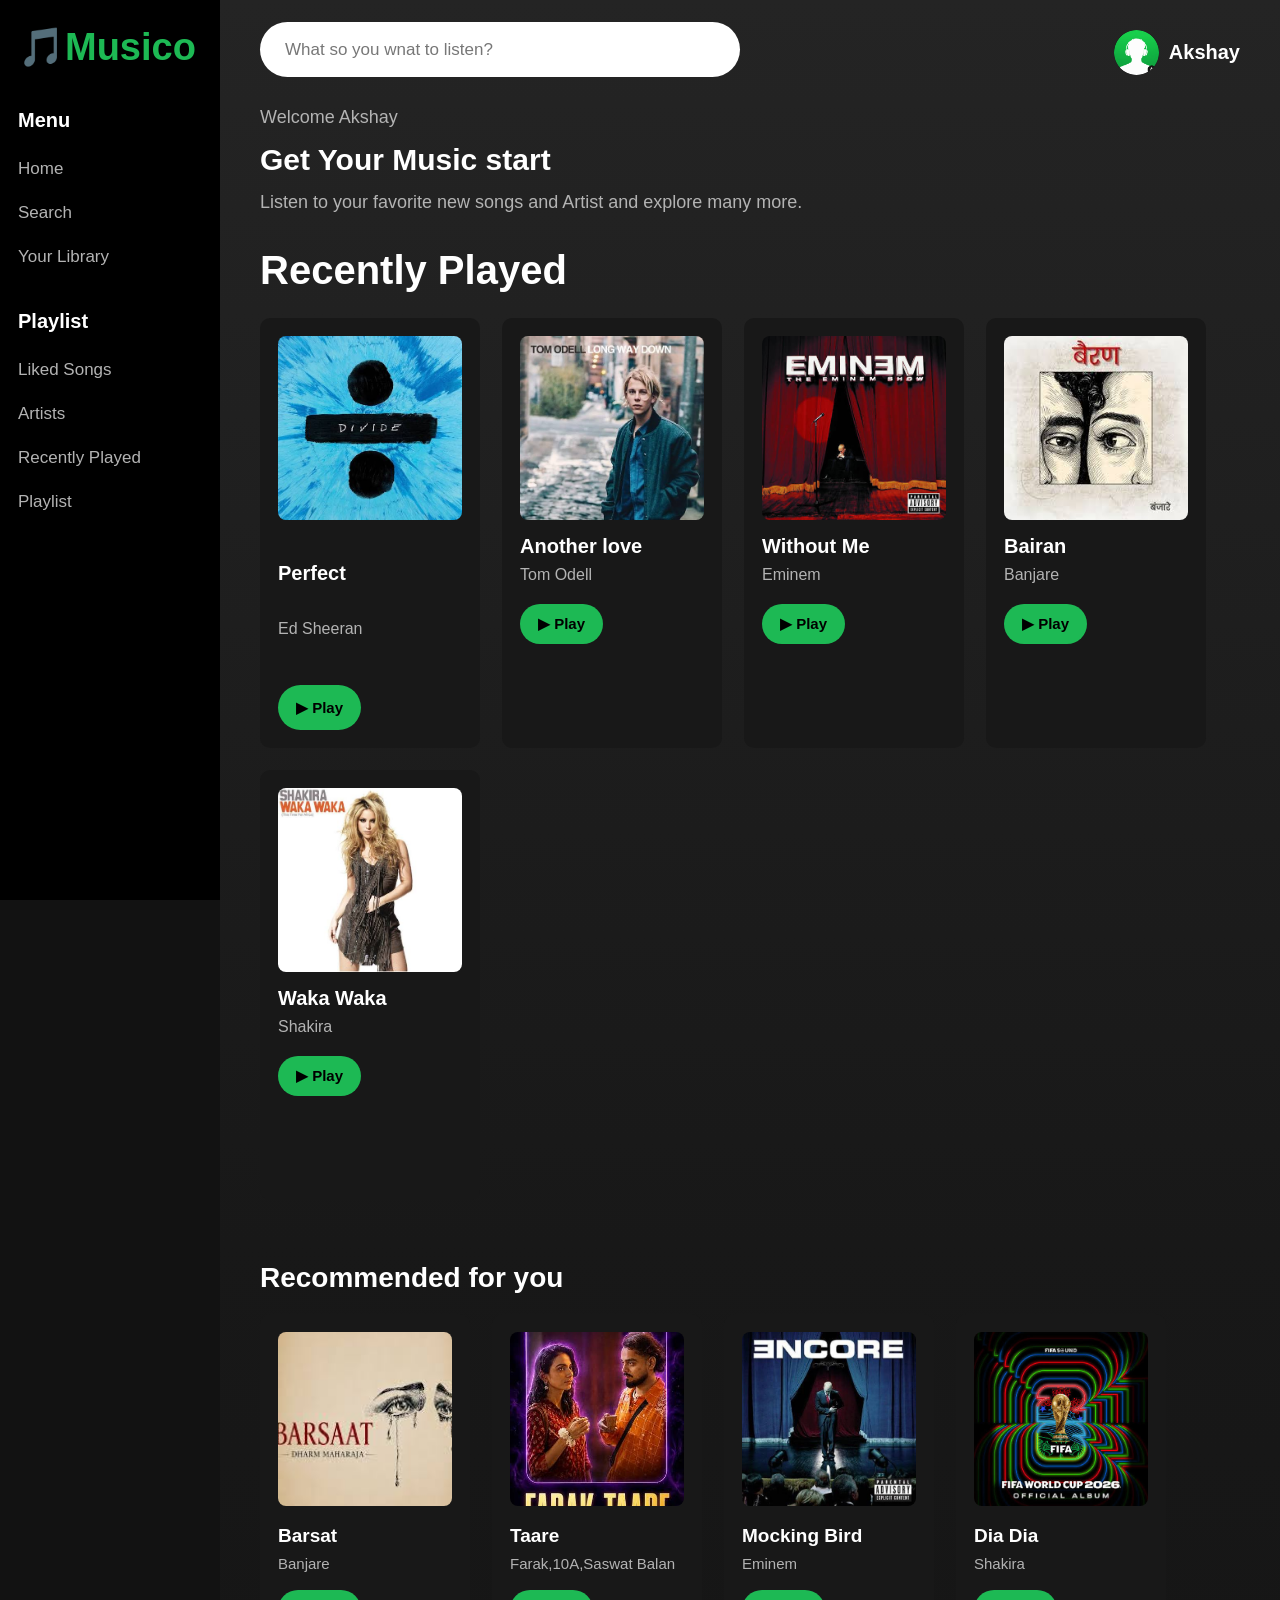
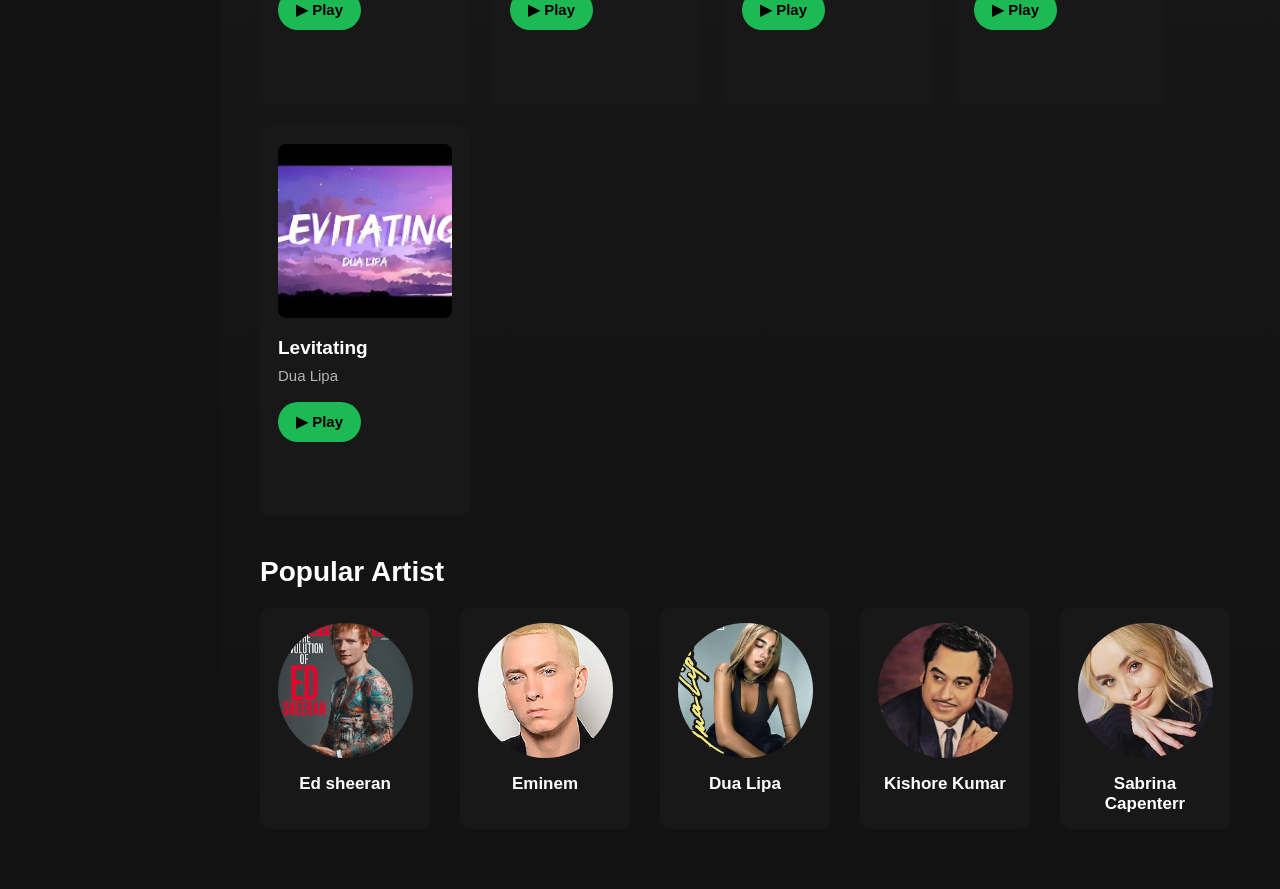
<file: index.html>
<!DOCTYPE html>
<html lang="en">
<head>
    <meta charset="UTF-8">
    <meta name="viewport" content="width=device-width, initial-scale=1.0">
    <link rel="stylesheet" href="musico.css">
    <title>Musico</title>
</head>
<body>
    <div class="sidebar">
        <h1>🎵Musico</h1>
        <h3>Menu</h3>
        <a href="#">Home</a>
        <a href="#">Search</a>
        <a href="#">Your Library</a>

    </div>
    <div class="sidebar">
        <h3>Playlist</h3>
        <a href="#">Liked Songs</a>
        <a href="#">Artists</a>
        <a href="#">Recently Played</a>
        <a href="#">Playlist</a>
    </div>
    <div class="Main">
        <div class="header">
            <input type="text" placeholder="What so you wnat to listen?">
            
        </div>
        <div class="name"><img src="images/profile.png">Akshay</div>
        <div>
            <p>Welcome Akshay</p>
            <h2>Get Your Music start</h2>
            <p>Listen to your favorite new songs and Artist and explore many more.</p>
        </div>
        <h1>
            Recently Played
        </h1>
        <div class="music played">
            <div class="music mania">
                <img src="images/Shape of you.jpg" alt="Album Cover">
            <h3>Perfect</h3>
                <br>
             <p>Ed Sheeran</p>
            <button>▶ Play</button>
        </div>
        <div class="Music mania">
            <img src="images/Another love.jpg" alt="Album Cover">
            <h3>Another love</h3>
            <p>Tom Odell</p>
            <button>▶ Play</button>
        </div>
        <div class="Music mania">
            <img src="images/Without Me.jpg" alt="Album Cover">
            <h3>Without Me</h3>
            <p>Eminem</p>
            <button>▶ Play</button>
        </div>
         <div class="Music mania">
            <img src="images/Bairan.jpg" alt="Album Cover">
            <h3>Bairan</h3>
            <p>Banjare</p>
            <button>▶ Play</button>
        </div>
         <div class="Music mania">
            <img src="images/Waka Waka.jpg" alt="Album Cover">
            <h3>Waka Waka</h3>
            <p>Shakira</p>
            <button>▶ Play</button>
        </div>
        <div >
            <h2> Recommended for you</h2>
            <div class="music for you">
                <div class="Songs For You">
                    <img src="images/Barsat.jpg" alt="">
                    <h3>Barsat</h3>
                    <p>Banjare</p>
                    <button>▶ Play</button>
                </div>
                <div class="Songs For You">
                    <img src="images/Taare.jpg" alt="">
                    <h3>Taare</h3>
                    <p>Farak,10A,Saswat Balan</p>
                    <button>▶ Play</button>
                </div>
                <div class="Songs For You">
                    <img src="images/Mockingbird.jpg" alt="">
                    <h3>Mocking Bird</h3>
                    <p>Eminem</p>
                    <button>▶ Play</button>
                </div>
                <div class="Songs For You">
                    <img src="images/Dia Dia.jpg" alt="">
                    <h3>Dia Dia</h3>
                    <p>Shakira</p>
                    <button>▶ Play</button>
                </div>
                <div class="Songs For You">
                    <img src="images/Levitating.jpg" alt="">
                    <h3>Levitating</h3>
                    <p>Dua Lipa</p>
                    <button>▶ Play</button>
                </div>
            </div>
            <h2>Popular Artist</h2>
            <div class="Your favourite artist">
                <div>
                    <img src="images/Ed Sheeran.jpg" alt="">
                    <h3>Ed sheeran</h3>

                </div>
                <div>
                    <img src="images/Eminem.jpg" alt="">
                    <h3>Eminem</h3>

                </div>
                <div>
                    <img src="images/Dua Lipa.jpg" alt="">
                    <h3>Dua Lipa</h3>

                </div>
                <div>
                    <img src="images/Kishore Kumar.jpg" alt="">
                    <h3>Kishore Kumar</h3>
                </div>
                 <div>
                    <img src="images/Sabrina.jpg" alt="">
                    <h3>Sabrina Capenterr</h3>
                </div>
            </div>

        </div>

        


    </div>

    
</body>
</html>
</file>
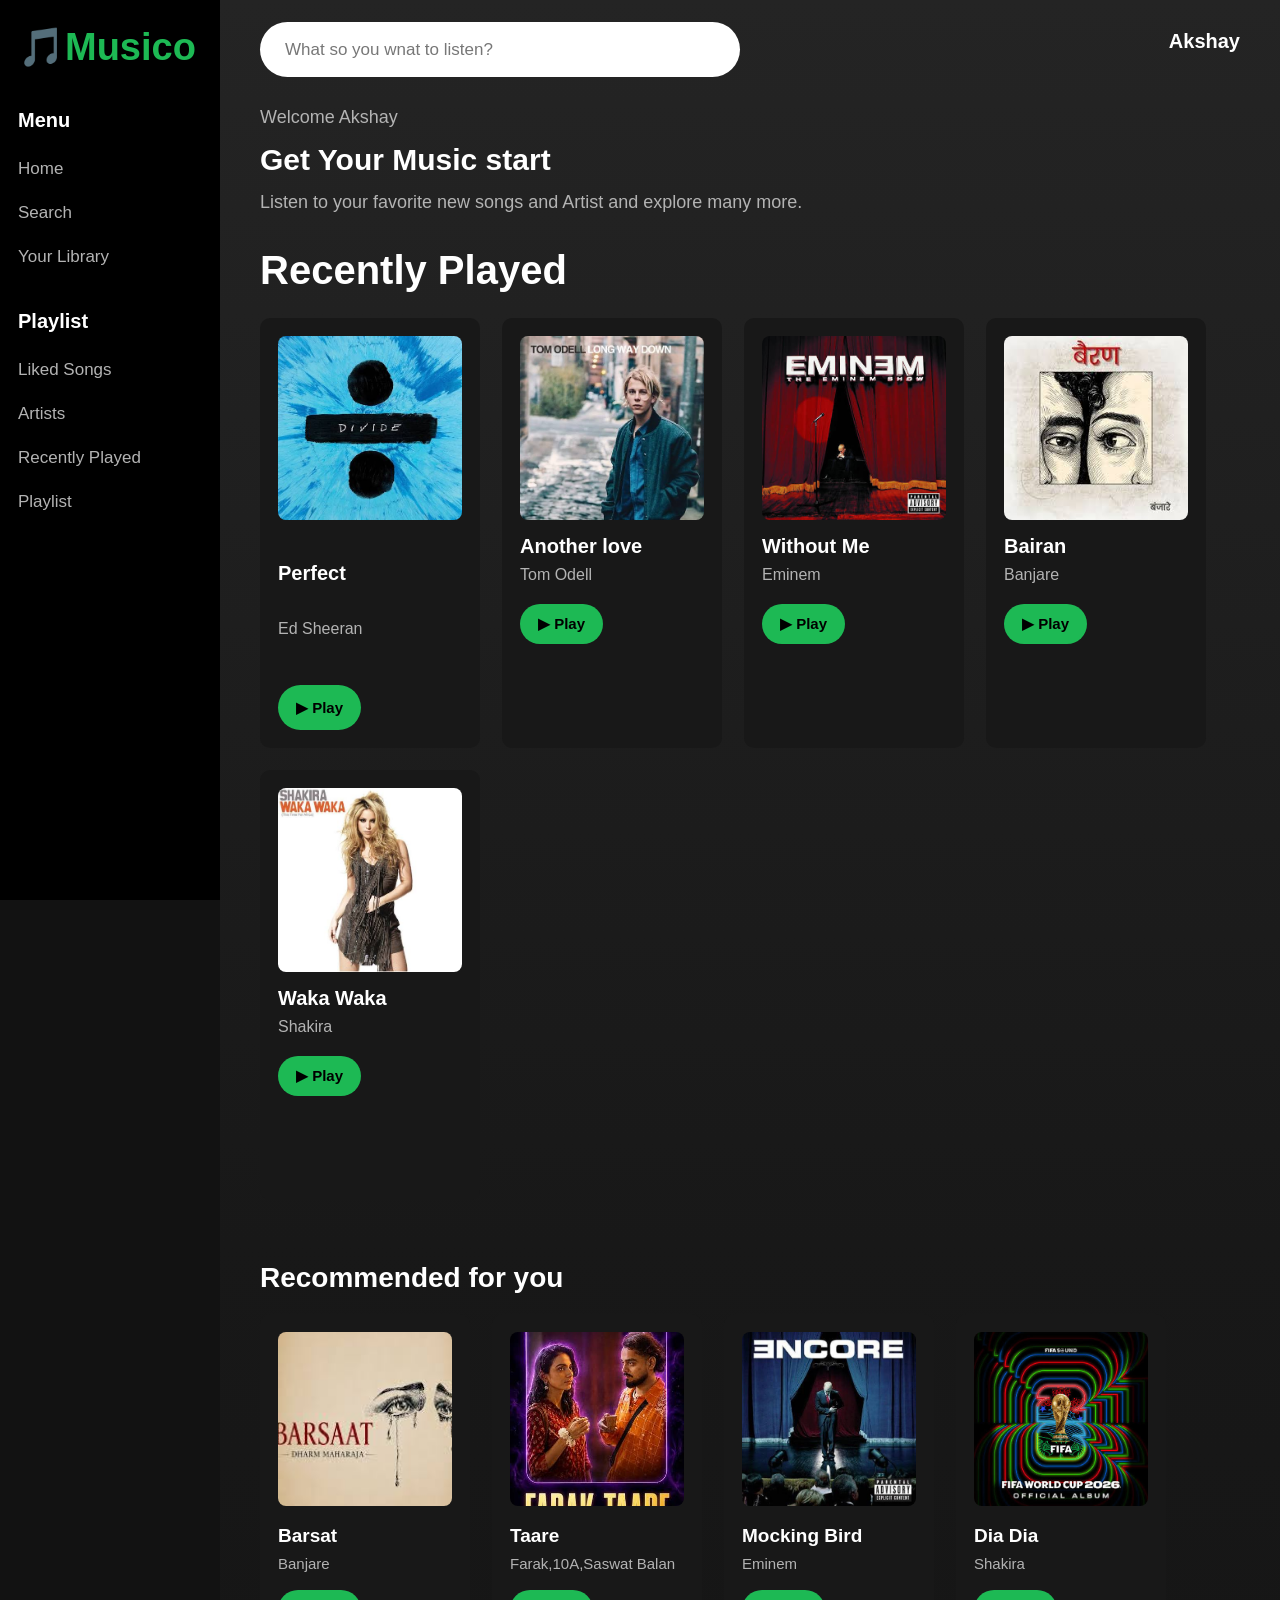
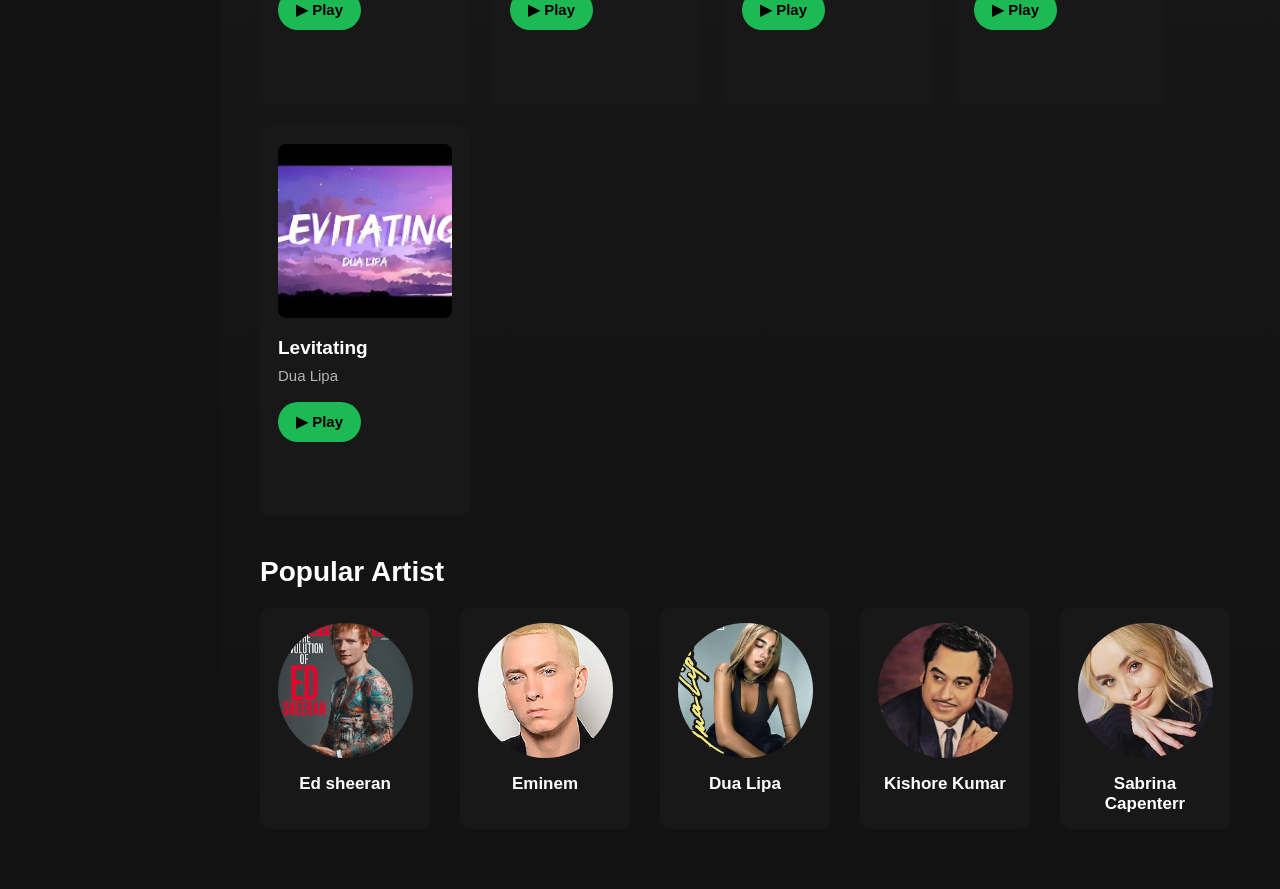
<file: Musico.html>
<!DOCTYPE html>
<html lang="en">
<head>
    <meta charset="UTF-8">
    <meta name="viewport" content="width=device-width, initial-scale=1.0">
    <link rel="stylesheet" href="musico.css">
    <title>Musico</title>
</head>
<body>
    <div class="sidebar">
        <h1>🎵Musico</h1>
        <h3>Menu</h3>
        <a href="#">Home</a>
        <a href="#">Search</a>
        <a href="#">Your Library</a>

    </div>
    <div class="sidebar">
        <h3>Playlist</h3>
        <a href="#">Liked Songs</a>
        <a href="#">Artists</a>
        <a href="#">Recently Played</a>
        <a href="#">Playlist</a>
    </div>
    <div class="Main">
        <div class="header">
            <input type="text" placeholder="What so you wnat to listen?">
            
        </div>
        <div class="name">Akshay</div>
        <div>
            <p>Welcome Akshay</p>
            <h2>Get Your Music start</h2>
            <p>Listen to your favorite new songs and Artist and explore many more.</p>
        </div>
        <h1>
            Recently Played
        </h1>
        <div class="music played">
            <div class="music mania">
                <img src="images/Shape of you.jpg" alt="Album Cover">
            <h3>Perfect</h3>
            <br>
             <p>Ed Sheeran</p>
            <button>▶ Play</button>
        </div>
        <div class="Music mania">
            <img src="images/Another love.jpg" alt="Album Cover">
            <h3>Another love</h3>
            <p>Tom Odell</p>
            <button>▶ Play</button>
        </div>
        <div class="Music mania">
            <img src="images/Without Me.jpg" alt="Album Cover">
            <h3>Without Me</h3>
            <p>Eminem</p>
            <button>▶ Play</button>
        </div>
         <div class="Music mania">
            <img src="images/Bairan.jpg" alt="Album Cover">
            <h3>Bairan</h3>
            <p>Banjare</p>
            <button>▶ Play</button>
        </div>
         <div class="Music mania">
            <img src="images/Waka Waka.jpg" alt="Album Cover">
            <h3>Waka Waka</h3>
            <p>Shakira</p>
            <button>▶ Play</button>
        </div>
        <div >
            <h2> Recommended for you</h2>
            <div class="music for you">
                <div class="Songs For You">
                    <img src="images/Barsat.jpg" alt="">
                    <h3>Barsat</h3>
                    <p>Banjare</p>
                    <button>▶ Play</button>
                </div>
                <div class="Songs For You">
                    <img src="images/Taare.jpg" alt="">
                    <h3>Taare</h3>
                    <p>Farak,10A,Saswat Balan</p>
                    <button>▶ Play</button>
                </div>
                <div class="Songs For You">
                    <img src="images/Mockingbird.jpg" alt="">
                    <h3>Mocking Bird</h3>
                    <p>Eminem</p>
                    <button>▶ Play</button>
                </div>
                <div class="Songs For You">
                    <img src="images/Dia Dia.jpg" alt="">
                    <h3>Dia Dia</h3>
                    <p>Shakira</p>
                    <button>▶ Play</button>
                </div>
                <div class="Songs For You">
                    <img src="images/Levitating.jpg" alt="">
                    <h3>Levitating</h3>
                    <p>Dua Lipa</p>
                    <button>▶ Play</button>
                </div>
            </div>
            <h2>Popular Artist</h2>
            <div class="Your favourite artist">
                <div>
                    <img src="images/Ed Sheeran.jpg" alt="">
                    <h3>Ed sheeran</h3>

                </div>
                <div>
                    <img src="images/Eminem.jpg" alt="">
                    <h3>Eminem</h3>

                </div>
                <div>
                    <img src="images/Dua Lipa.jpg" alt="">
                    <h3>Dua Lipa</h3>

                </div>
                <div>
                    <img src="images/Kishore Kumar.jpg" alt="">
                    <h3>Kishore Kumar</h3>
                </div>
                 <div>
                    <img src="images/Sabrina.jpg" alt="">
                    <h3>Sabrina Capenterr</h3>
                </div>
            </div>

        </div>

        


    </div>

    
</body>
</html>
</file>
<file: musico.css>
* {
    margin: 0;
    padding: 0;
    box-sizing: border-box;
}

body {
    font-family: Arial, Helvetica, sans-serif;
    background-color: #121212;
    color: white;
}


/* FIRST SIDEBAR - MENU */

.sidebar {
    width: 220px;
    height: 100vh;

    background-color: #000000;

    position: fixed;
    left: 0;
    top: 0;

    padding: 25px 18px;

    z-index: 10;
}

/* Music logo */

.sidebar:first-child h1 {
    color: #1db954;
    font-size: 38px;
    margin-bottom: 40px;
}

/* Menu heading */

.sidebar:first-child h3 {
    color: #ffffff;
    font-size: 20px;
    margin-bottom: 15px;
}

/* Menu links */

.sidebar:first-child a {
    display: block;

    color: #b3b3b3;

    text-decoration: none;

    font-size: 17px;

    padding: 12px 0;

    transition: 0.3s;
}

/* Menu hover */

.sidebar a:hover {
    color: #1db954;
}


/*  SECOND SIDEBAR - PLAYLIST */

.sidebar:nth-child(2) {
    position: fixed;

    left: 0;
    top: 310px;

    width: 220px;

    height: auto;

    padding: 0 18px;

    background-color: #000000;

    z-index: 11;
}

/* Playlist heading */

.sidebar:nth-child(2) h3 {
    color: #ffffff;

    font-size: 20px;

    margin-bottom: 15px;
}

/* Playlist links */

.sidebar:nth-child(2) a {
    display: block;

    color: #b3b3b3;

    text-decoration: none;

    font-size: 17px;

    padding: 12px 0;

    transition: 0.3s;
}

/* Playlist hover */

.sidebar:nth-child(2) a:hover {
    color: #1db954;
}


/* MAIN CONTENT*/

.Main {
    margin-left: 220px;

    min-height: 100vh;

    padding: 22px 40px 60px;

    background: linear-gradient(
        to bottom,
        #242424,
        #181818,
        #121212
    );
}


/* HEADER */

.header {
    display: flex;

    align-items: center;

    margin-bottom: 30px;
}

.header input {
    width: 480px;

    height: 55px;

    padding: 0 25px;

    border: none;

    outline: none;

    border-radius: 30px;

    background-color: #ffffff;

    color: #222222;

    font-size: 17px;
}

.header input::placeholder {
    color: #777777;
}


/* USER NAME */

.name {
    position: absolute;
    top: 30px;
    right: 40px;

    display: flex;
    align-items: center;
    gap: 10px;

    color: white;
    font-size: 20px;
    font-weight: bold;
}

.name img {
    width: 45px;
    height: 45px;
    border-radius: 50%;
    object-fit: cover;
}


/* WELCOME SECTION*/

.Main > div > p {
    color: #b3b3b3;

    font-size: 18px;

    margin: 8px 0;
}

.Main > div > h2 {
    color: #ffffff;

    font-size: 30px;

    margin: 15px 0;
}


/* 
   RECENTLY PLAYED HEADING
 */

.Main > h1 {
    color: #ffffff;

    font-size: 40px;

    margin-top: 35px;

    margin-bottom: 25px;
}


/*
   MUSIC ROW */

.music {
    display: flex;

    gap: 22px;

    flex-wrap: wrap;
}


/* 
   SONG CARDS
 */

.mania {
    width: 220px;

    min-height: 430px;

    padding: 18px;

    background-color: #181818;

    border-radius: 10px;

    transition: 0.3s;
}

/* Card hover */

.mania:hover {
    background-color: #282828;

    transform: translateY(-5px);
}


/* 
   SONG IMAGES
*/

.mania img {
    width: 184px;

    height: 184px;

    object-fit: cover;

    border-radius: 8px;

    display: block;

    margin-bottom: 15px;
}


/* 
   SONG TITLE
*/

.mania h3 {
    color: #ffffff;

    font-size: 20px;

    margin-bottom: 8px;
}


/* 
   ARTIST
 */

.mania p {
    color: #b3b3b3;

    font-size: 16px;

    margin-bottom: 12px;
}


/*
   PLAY BUTTON
 */

button {
    background-color: #1db954;

    color: #000000;

    border: none;

    padding: 11px 18px;

    border-radius: 25px;

    font-size: 15px;

    font-weight: bold;

    cursor: pointer;

    margin-top: 8px;

    transition: 0.3s;
}

button:hover {
    background-color: #1ed760;

    transform: scale(1.05);
}


/* 
   RECOMMENDED FOR YOU
 */

.Main h2 {
    color: #ffffff;

    font-size: 28px;

    margin-top: 40px;

    margin-bottom: 20px;
}


/* 
   RECOMMENDED SONG CARDS
 */

.Songs {
    width: 210px;

    min-height: 390px;

    padding: 18px;

    background-color: #181818;

    border-radius: 10px;

    transition: 0.3s;
}

.Songs:hover {
    background-color: #282828;

    transform: translateY(-5px);
}


/* Recommended images */

.Songs img {
    width: 174px;

    height: 174px;

    object-fit: cover;

    border-radius: 8px;

    margin-bottom: 15px;
}


/* Recommended title */

.Songs h3 {
    color: #ffffff;

    font-size: 19px;

    margin-bottom: 8px;
}


/* Recommended artist */

.Songs p {
    color: #b3b3b3;

    font-size: 15px;

    margin-bottom: 10px;
}


/* 
   POPULAR ARTISTS */

/*
"Your favourite artist"
*/

.Your {
    display: flex;

    gap: 30px;

    flex-wrap: wrap;

    margin-top: 20px;
}


/* Artist card */

.Your > div {
    width: 170px;

    padding: 15px;

    text-align: center;

    background-color: #181818;

    border-radius: 10px;

    transition: 0.3s;
}

.Your > div:hover {
    background-color: #282828;

    transform: translateY(-5px);
}


/* Artist image */

.Your img {
    width: 135px;

    height: 135px;

    object-fit: cover;

    border-radius: 50%;

    margin-bottom: 12px;
}


/* Artist name */

.Your h3 {
    color: #ffffff;

    font-size: 17px;
}


/* 
   SCROLLBAR*/

::-webkit-scrollbar {
    width: 8px;
}

::-webkit-scrollbar-track {
    background-color: #121212;
}

::-webkit-scrollbar-thumb {
    background-color: #444444;

    border-radius: 10px;
}

::-webkit-scrollbar-thumb:hover {
    background-color: #666666;
}


/*
   RESPONSIVE DESIGN */

@media (max-width: 1200px) {

    .Main {
        padding: 22px 25px;
    }

    .mania {
        width: 200px;
    }

    .mania img {
        width: 164px;
        height: 164px;
    }
}


@media (max-width: 800px) {

    .sidebar {
        width: 180px;
    }

    .sidebar:nth-child(2) {
        width: 180px;
    }

    .Main {
        margin-left: 180px;
        padding: 20px;
    }

    .header input {
        width: 350px;
    }

    .name {
        right: 20px;
        font-size: 18px;
    }
}


@media (max-width: 600px) {

    .sidebar {
        position: relative;

        width: 100%;

        height: auto;
    }

    .sidebar:nth-child(2) {
        position: relative;

        top: 0;

        width: 100%;

        padding: 20px 18px;
    }

    .Main {
        margin-left: 0;
    }

    .sidebar a {
        display: inline-block;

        margin-right: 20px;
    }

    .header input {
        width: 100%;
    }

    .name {
        position: static;

        margin-bottom: 20px;
    }

    .music {
        justify-content: center;
    }
}
</file>
